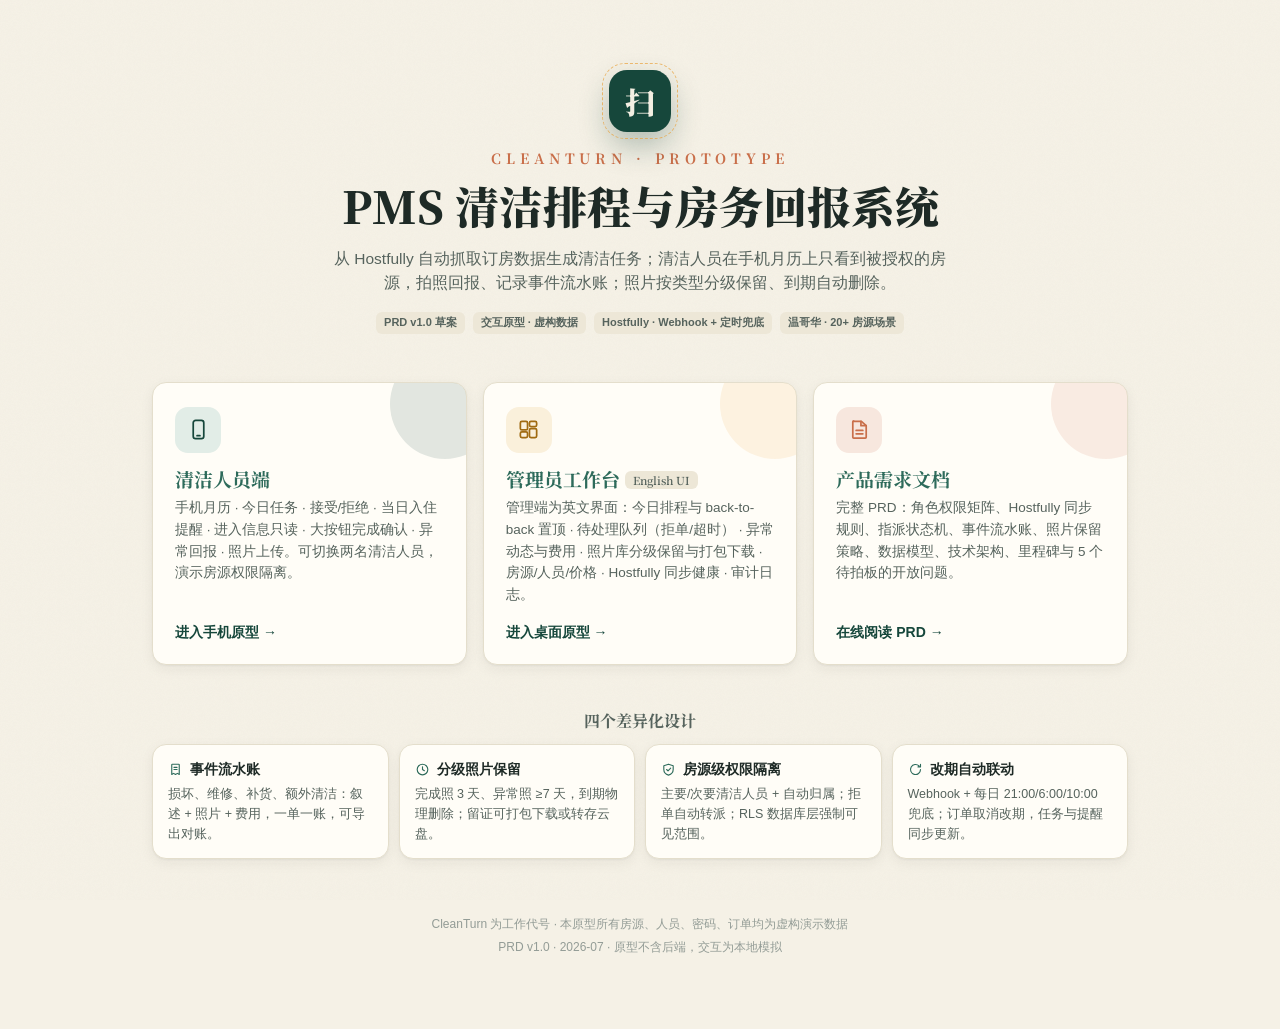
<file: index.html>
<!DOCTYPE html>
<html lang="zh-CN">
<head>
<meta charset="UTF-8">
<meta name="viewport" content="width=device-width, initial-scale=1">
<title>CleanTurn · PMS 清洁排程与房务回报系统 — PRD 与交互原型</title>
<meta name="description" content="短租清洁排程系统的产品需求文档与可交互网页原型（演示数据均为虚构）">
<link rel="preconnect" href="https://fonts.googleapis.com">
<link rel="preconnect" href="https://fonts.gstatic.com" crossorigin>
<link href="https://fonts.googleapis.com/css2?family=Noto+Serif+SC:wght@600;700;900&display=swap" rel="stylesheet">
<link rel="stylesheet" href="assets/styles.css">
<style>
  .wrap { position: relative; z-index: 1; max-width: 1020px; margin: 0 auto; padding: 40px 22px 70px; }
  .hero { text-align: center; padding: 30px 0 40px; }
  .hero .mark {
    width: 62px; height: 62px; border-radius: 18px; background: var(--spruce); color: #F3EFE2;
    display: inline-flex; align-items: center; justify-content: center;
    font-family: var(--font-display); font-weight: 900; font-size: 30px;
    box-shadow: 0 14px 30px rgba(22,71,59,.3); margin-bottom: 18px;
    position: relative;
  }
  .hero .mark::after {
    content: ""; position: absolute; inset: -7px; border-radius: 23px;
    border: 1.5px dashed var(--amber); opacity: .7;
  }
  .hero h1 { font-size: clamp(30px, 5vw, 44px); font-weight: 900; line-height: 1.25; }
  .hero h1 .en { display: block; font-size: 14px; letter-spacing: .35em; color: var(--clay); font-weight: 700; margin-bottom: 10px; }
  .hero p.lead { max-width: 620px; margin: 14px auto 0; color: var(--ink-2); font-size: 15.5px; }
  .hero .meta { margin-top: 16px; display: flex; gap: 8px; justify-content: center; flex-wrap: wrap; }

  .doors { display: grid; grid-template-columns: repeat(3, 1fr); gap: 16px; margin-top: 8px; }
  @media (max-width: 860px) { .doors { grid-template-columns: 1fr; } }
  .door { display: flex; flex-direction: column; padding: 24px 22px 20px; position: relative; overflow: hidden; transition: transform .18s, box-shadow .18s; }
  .door:hover { transform: translateY(-3px); box-shadow: var(--shadow-2); }
  .door .d-ico { width: 46px; height: 46px; border-radius: 13px; display: flex; align-items: center; justify-content: center; margin-bottom: 14px; }
  .door .d-ico .icon { width: 23px; height: 23px; }
  .door h2 { font-size: 19px; margin-bottom: 6px; }
  .door p { font-size: 13.5px; color: var(--ink-2); flex: 1; }
  .door .go { margin-top: 16px; display: inline-flex; align-items: center; gap: 6px; font-weight: 700; font-size: 14px; color: var(--spruce); }
  .door::after { content: ""; position: absolute; right: -34px; top: -34px; width: 110px; height: 110px; border-radius: 50%; opacity: .12; }
  .door-cleaner .d-ico { background: var(--spruce-soft); color: var(--spruce); }
  .door-cleaner::after { background: var(--spruce); }
  .door-admin .d-ico { background: var(--amber-soft); color: #A06B12; }
  .door-admin::after { background: var(--amber); }
  .door-prd .d-ico { background: var(--clay-soft); color: var(--clay); }
  .door-prd::after { background: var(--clay); }

  .strip { margin-top: 46px; }
  .strip h3 { font-size: 16px; margin-bottom: 12px; text-align: center; color: var(--ink-2); }
  .feat-grid { display: grid; grid-template-columns: repeat(4, 1fr); gap: 10px; }
  @media (max-width: 860px) { .feat-grid { grid-template-columns: repeat(2, 1fr); } }
  .feat { padding: 14px 15px; font-size: 12.5px; color: var(--ink-2); }
  .feat b { display: flex; align-items: center; gap: 7px; font-size: 13.5px; color: var(--ink); margin-bottom: 4px; }
  .feat b .icon { width: 15px; height: 15px; color: var(--spruce-mid); }

  footer { text-align: center; margin-top: 54px; font-size: 12px; color: var(--ink-3); line-height: 1.9; }
</style>
</head>
<body>
<div class="wrap">
  <div class="hero rise">
    <div class="mark">扫</div>
    <h1><span class="en">CLEANTURN · PROTOTYPE</span>PMS 清洁排程与房务回报系统</h1>
    <p class="lead">从 Hostfully 自动抓取订房数据生成清洁任务；清洁人员在手机月历上只看到被授权的房源，拍照回报、记录事件流水账；照片按类型分级保留、到期自动删除。</p>
    <div class="meta">
      <span class="tag">PRD v1.0 草案</span>
      <span class="tag">交互原型 · 虚构数据</span>
      <span class="tag">Hostfully · Webhook + 定时兜底</span>
      <span class="tag">温哥华 · 20+ 房源场景</span>
    </div>
  </div>

  <div class="doors">
    <a class="card door door-cleaner rise rise-1" href="cleaner.html">
      <span class="d-ico"><svg class="icon" viewBox="0 0 24 24" fill="none" stroke="currentColor" stroke-width="1.8" stroke-linecap="round" stroke-linejoin="round"><rect x="6.5" y="2.5" width="11" height="19" rx="2.5"/><path d="M10.5 18.5h3"/></svg></span>
      <h2>清洁人员端</h2>
      <p>手机月历 · 今日任务 · 接受/拒绝 · 当日入住提醒 · 进入信息只读 · 大按钮完成确认 · 异常回报 · 照片上传。可切换两名清洁人员，演示房源权限隔离。</p>
      <span class="go">进入手机原型 →</span>
    </a>
    <a class="card door door-admin rise rise-2" href="admin.html">
      <span class="d-ico"><svg class="icon" viewBox="0 0 24 24" fill="none" stroke="currentColor" stroke-width="1.8" stroke-linecap="round" stroke-linejoin="round"><rect x="3.5" y="3.5" width="7.5" height="9" rx="1.6"/><rect x="13" y="3.5" width="7.5" height="5.5" rx="1.6"/><rect x="13" y="11" width="7.5" height="9.5" rx="1.6"/><rect x="3.5" y="14.5" width="7.5" height="6" rx="1.6"/></svg></span>
      <h2>管理员工作台 <span class="tag" style="vertical-align:2px">English UI</span></h2>
      <p>管理端为英文界面：今日排程与 back-to-back 置顶 · 待处理队列（拒单/超时） · 异常动态与费用 · 照片库分级保留与打包下载 · 房源/人员/价格 · Hostfully 同步健康 · 审计日志。</p>
      <span class="go">进入桌面原型 →</span>
    </a>
    <a class="card door door-prd rise rise-3" href="prd.html">
      <span class="d-ico"><svg class="icon" viewBox="0 0 24 24" fill="none" stroke="currentColor" stroke-width="1.8" stroke-linecap="round" stroke-linejoin="round"><path d="M6 3.5h8L19 8v12a1 1 0 0 1-1 1H6a1 1 0 0 1-1-1v-16a1 1 0 0 1 1-1Z"/><path d="M13.5 3.5V8H19M8.5 13h7M8.5 16.5h7"/></svg></span>
      <h2>产品需求文档</h2>
      <p>完整 PRD：角色权限矩阵、Hostfully 同步规则、指派状态机、事件流水账、照片保留策略、数据模型、技术架构、里程碑与 5 个待拍板的开放问题。</p>
      <span class="go">在线阅读 PRD →</span>
    </a>
  </div>

  <div class="strip rise rise-4">
    <h3>四个差异化设计</h3>
    <div class="feat-grid">
      <div class="card feat"><b><svg class="icon" viewBox="0 0 24 24" fill="none" stroke="currentColor" stroke-width="1.8" stroke-linecap="round" stroke-linejoin="round"><path d="M7 3.5h10a1 1 0 0 1 1 1V20l-3-1.8L12 20l-3-1.8L6 20V4.5a1 1 0 0 1 1-1Z"/><path d="M9.5 8.5h5M9.5 12h5"/></svg>事件流水账</b>损坏、维修、补货、额外清洁：叙述 + 照片 + 费用，一单一账，可导出对账。</div>
      <div class="card feat"><b><svg class="icon" viewBox="0 0 24 24" fill="none" stroke="currentColor" stroke-width="1.8" stroke-linecap="round" stroke-linejoin="round"><circle cx="12" cy="12" r="8.5"/><path d="M12 7.5V12l3 2"/></svg>分级照片保留</b>完成照 3 天、异常照 ≥7 天，到期物理删除；留证可打包下载或转存云盘。</div>
      <div class="card feat"><b><svg class="icon" viewBox="0 0 24 24" fill="none" stroke="currentColor" stroke-width="1.8" stroke-linecap="round" stroke-linejoin="round"><path d="M12 3.5 19.5 6v6c0 4.6-3.1 7.6-7.5 9-4.4-1.4-7.5-4.4-7.5-9V6Z"/><path d="M9 12l2.2 2.2L15.5 9.8"/></svg>房源级权限隔离</b>主要/次要清洁人员 + 自动归属；拒单自动转派；RLS 数据库层强制可见范围。</div>
      <div class="card feat"><b><svg class="icon" viewBox="0 0 24 24" fill="none" stroke="currentColor" stroke-width="1.8" stroke-linecap="round" stroke-linejoin="round"><path d="M20 12a8 8 0 1 1-2.3-5.6M20 3.8v4h-4"/></svg>改期自动联动</b>Webhook + 每日 21:00/6:00/10:00 兜底；订单取消改期，任务与提醒同步更新。</div>
    </div>
  </div>

  <footer>
    CleanTurn 为工作代号 · 本原型所有房源、人员、密码、订单均为虚构演示数据<br>
    PRD v1.0 · 2026-07 · 原型不含后端，交互为本地模拟
  </footer>
</div>
</body>
</html>
</file>
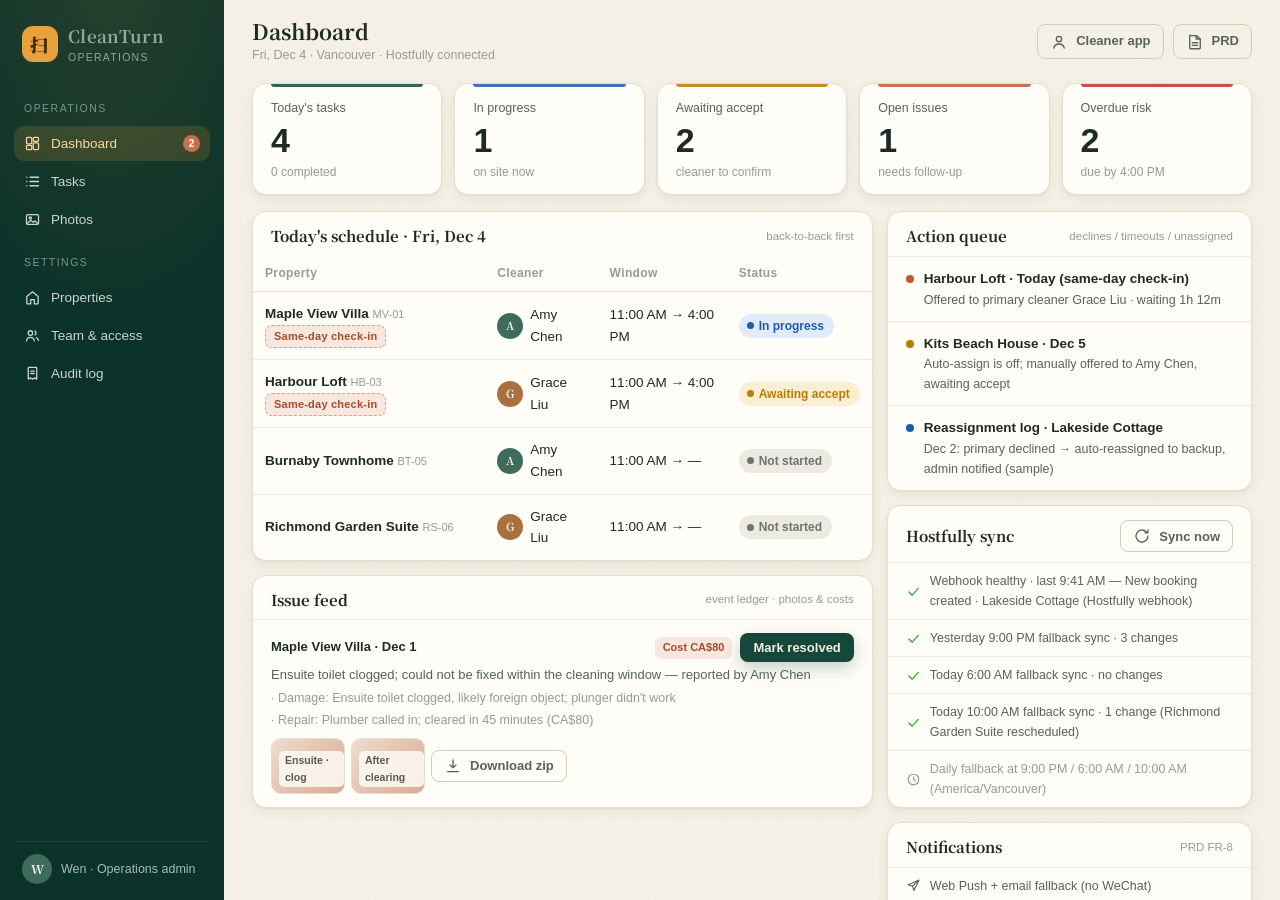
<file: admin.html>
<!DOCTYPE html>
<html lang="en">
<head>
<meta charset="UTF-8">
<meta name="viewport" content="width=device-width, initial-scale=1">
<title>CleanTurn · Admin Console Prototype</title>
<link rel="preconnect" href="https://fonts.googleapis.com">
<link rel="preconnect" href="https://fonts.gstatic.com" crossorigin>
<link href="https://fonts.googleapis.com/css2?family=Noto+Serif+SC:wght@600;700;900&display=swap" rel="stylesheet">
<link rel="stylesheet" href="assets/styles.css">
<style>
  body { overflow: hidden; }
  .layout { position: relative; z-index: 1; display: flex; height: 100vh; }

  /* ---------- 侧栏 ---------- */
  .side {
    width: 224px; flex: none; background: var(--spruce-deep); color: #C9D6CE;
    display: flex; flex-direction: column; padding: 22px 14px 16px;
    background-image: radial-gradient(ellipse 90% 40% at 50% -5%, rgba(232,161,60,.12), transparent);
  }
  .side .brand { display: flex; align-items: center; gap: 10px; padding: 0 8px 20px; color: #F3EFE2; }
  .side .brand .logo { width: 36px; height: 36px; border-radius: 11px; background: var(--amber); color: #3A2A0A; display: flex; align-items: center; justify-content: center; font-family: var(--font-display); font-weight: 900; font-size: 18px; }
  .side .brand b { font-family: var(--font-display); font-size: 17px; letter-spacing: .02em; }
  .side .brand span { display: block; font-size: 10.5px; color: #8FA69B; letter-spacing: .12em; }
  .side nav { display: flex; flex-direction: column; gap: 3px; flex: 1; }
  .side nav .group { font-size: 10.5px; letter-spacing: .14em; color: #7A948A; padding: 14px 10px 6px; }
  .side nav button {
    display: flex; align-items: center; gap: 10px; padding: 9px 10px;
    border-radius: 10px; font-size: 13.5px; font-weight: 500; color: #C9D6CE;
    transition: background .12s, color .12s; text-align: left;
  }
  .side nav button:hover { background: rgba(255,255,255,.06); color: #F3EFE2; }
  .side nav button.on { background: rgba(232,161,60,.16); color: #F6D9A6; }
  .side nav button .icon { width: 17px; height: 17px; }
  .side nav button .pill { margin-left: auto; background: var(--clay); color: #fff; font-size: 10px; font-weight: 700; min-width: 17px; height: 17px; border-radius: 999px; display: flex; align-items: center; justify-content: center; padding: 0 5px; }
  .side .foot { padding: 12px 8px 0; border-top: 1px solid rgba(255,255,255,.08); display: flex; align-items: center; gap: 9px; font-size: 12.5px; color: #A8BAB0; }
  .side .foot .avatar { width: 30px; height: 30px; font-size: 12px; background: #3D6B5C; }

  /* ---------- 主区 ---------- */
  .main { flex: 1; min-width: 0; display: flex; flex-direction: column; }
  .topbar { padding: 18px 28px 14px; display: flex; align-items: center; justify-content: space-between; gap: 14px; }
  .topbar h1 { font-size: 21px; }
  .topbar .sub { font-size: 12.5px; color: var(--ink-3); }
  .topbar .right { display: flex; align-items: center; gap: 9px; }
  .content { flex: 1; overflow-y: auto; padding: 4px 28px 40px; }

  .kpi-row { display: grid; grid-template-columns: repeat(5, 1fr); gap: 12px; margin-bottom: 16px; }
  @media (max-width: 1100px) { .kpi-row { grid-template-columns: repeat(3, 1fr); } }

  .grid-2 { display: grid; grid-template-columns: 1.7fr 1fr; gap: 14px; align-items: start; }
  @media (max-width: 1100px) { .grid-2 { grid-template-columns: 1fr; } }

  .panel-h { display: flex; align-items: center; justify-content: space-between; padding: 14px 18px 10px; }
  .panel-h h2 { font-size: 15px; }
  .panel-h .hint { font-size: 11.5px; color: var(--ink-3); }

  .queue-item { display: flex; gap: 10px; padding: 11px 18px; border-top: 1px solid #F0EBDD; font-size: 13px; align-items: flex-start; }
  .queue-item .q-dot { width: 8px; height: 8px; border-radius: 50%; margin-top: 7px; flex: none; }
  .q-serious .q-dot { background: var(--st-serious); } .q-warn .q-dot { background: var(--st-warn); } .q-info .q-dot { background: var(--st-info); }
  .queue-item b { font-size: 13.5px; }
  .queue-item p { color: var(--ink-2); font-size: 12.5px; }

  .issue-card { border-top: 1px solid #F0EBDD; padding: 13px 18px; font-size: 13px; }
  .issue-card .ic-head { display: flex; justify-content: space-between; align-items: center; gap: 8px; }
  .issue-photos { display: flex; gap: 6px; margin-top: 8px; }
  .issue-photos .photo { width: 74px; aspect-ratio: 4/3; }

  .sync-row { display: flex; align-items: center; gap: 9px; padding: 8px 18px; font-size: 12.5px; border-top: 1px solid #F0EBDD; color: var(--ink-2); }
  .sync-row .ok { color: var(--st-good); display: flex; }
  .sync-row .icon { width: 15px; height: 15px; }

  .filter-row { display: flex; gap: 8px; margin-bottom: 12px; flex-wrap: wrap; }
  .filter-row .fbtn { padding: 6px 14px; border-radius: 999px; border: 1px solid var(--line-strong); font-size: 12.5px; font-weight: 600; color: var(--ink-2); background: var(--card); }
  .filter-row .fbtn.on { background: var(--spruce); border-color: var(--spruce); color: #F3EFE2; }

  /* 房源详情侧滑 */
  .drawer-mask { position: fixed; inset: 0; z-index: 80; background: rgba(20,30,26,.4); animation: fadeIn .18s; }
  .drawer { position: fixed; top: 0; right: 0; bottom: 0; width: 470px; max-width: 94vw; background: var(--bg); z-index: 85; box-shadow: -18px 0 50px rgba(20,30,26,.25); animation: drawerIn .28s cubic-bezier(.2,.85,.3,1); display: flex; flex-direction: column; }
  @keyframes drawerIn { from { transform: translateX(100%); } to { transform: none; } }
  .drawer .d-head { padding: 20px 22px 12px; display: flex; align-items: center; gap: 10px; }
  .drawer .d-head h2 { font-size: 18px; flex: 1; }
  .drawer .d-body { flex: 1; overflow-y: auto; padding: 0 22px 30px; }
  .d-tabs { display: flex; gap: 4px; background: var(--bg-deep); border-radius: 999px; padding: 4px; margin-bottom: 14px; border: 1px solid var(--line); }
  .d-tabs button { flex: 1; padding: 6px 4px; font-size: 12.5px; font-weight: 600; border-radius: 999px; color: var(--ink-2); }
  .d-tabs button.on { background: var(--card-solid); color: var(--ink); box-shadow: var(--shadow-1); }
  .kv { display: flex; justify-content: space-between; padding: 9px 2px; font-size: 13.5px; border-bottom: 1px solid #EFEADB; }
  .kv:last-child { border-bottom: none; }
  .kv .k { color: var(--ink-2); }
  .kv .v { font-weight: 600; }

  .photo-lib { display: grid; grid-template-columns: repeat(auto-fill, minmax(150px, 1fr)); gap: 12px; }
  .plib-card { padding: 9px; }
  .plib-card .photo { margin-bottom: 8px; }
  .plib-meta { font-size: 11.5px; color: var(--ink-2); display: flex; flex-direction: column; gap: 3px; }
  .plib-meta b { font-size: 12.5px; color: var(--ink); }
  .retain { display: inline-flex; align-items: center; gap: 4px; font-size: 10.5px; font-weight: 700; padding: 1px 7px; border-radius: 6px; width: max-content; }
  .retain-ok { background: var(--st-good-bg); color: #0A7A0A; }
  .retain-soon { background: var(--st-warn-bg); color: var(--st-warn); }

  .mobile-note { display: none; }
  @media (max-width: 760px) {
    body { overflow: auto; }
    .layout { flex-direction: column; height: auto; }
    .side { width: 100%; flex-direction: row; align-items: center; padding: 10px 14px; gap: 6px; overflow-x: auto; }
    .side .brand { padding: 0 8px 0 0; }
    .side .brand span, .side nav .group, .side .foot { display: none; }
    .side nav { flex-direction: row; }
    .side nav button span.txt { display: none; }
    .content { padding: 4px 14px 40px; }
    .topbar { padding: 12px 14px 8px; }
    .kpi-row { grid-template-columns: repeat(2, 1fr); }
  }
</style>
</head>
<body>
<div class="layout">
  <aside class="side">
    <a class="brand" href="index.html">
      <span class="logo">扫</span>
      <span><b>CleanTurn</b><span>OPERATIONS</span></span>
    </a>
    <nav id="nav"></nav>
    <div class="foot"><span class="avatar">W</span><span>Wen · Operations admin</span></div>
  </aside>
  <main class="main">
    <div class="topbar" id="topbar"></div>
    <div class="content" id="content"></div>
  </main>
</div>
<script src="assets/data.js"></script>
<script src="assets/admin.js"></script>
</body>
</html>
</file>
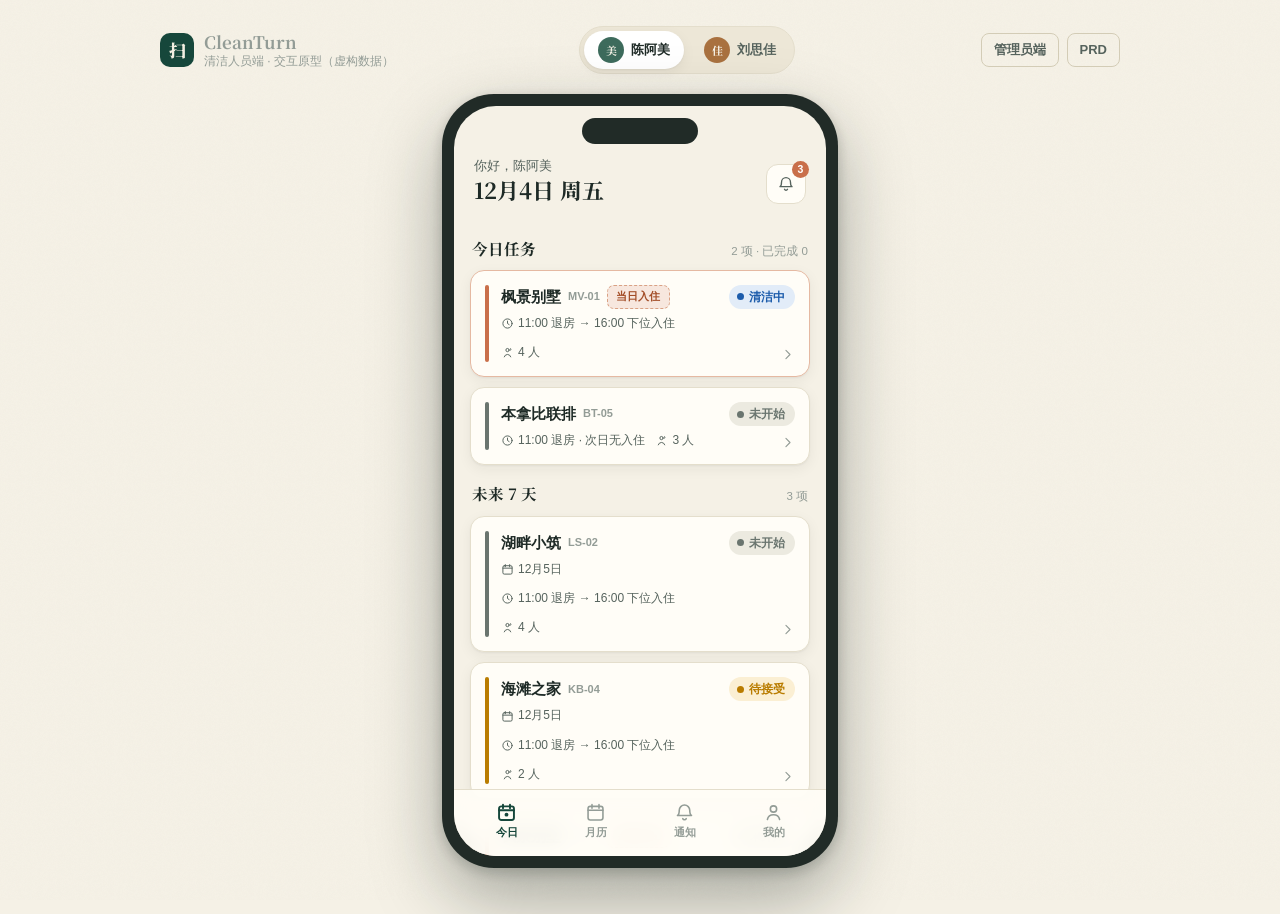
<file: cleaner.html>
<!DOCTYPE html>
<html lang="zh-CN">
<head>
<meta charset="UTF-8">
<meta name="viewport" content="width=device-width, initial-scale=1">
<title>CleanTurn · 清洁人员端原型</title>
<link rel="preconnect" href="https://fonts.googleapis.com">
<link rel="preconnect" href="https://fonts.gstatic.com" crossorigin>
<link href="https://fonts.googleapis.com/css2?family=Noto+Serif+SC:wght@600;700;900&display=swap" rel="stylesheet">
<link rel="stylesheet" href="assets/styles.css">
<style>
  /* ---------- 演示外壳 ---------- */
  .demo-shell { position: relative; z-index: 1; min-height: 100vh; display: flex; flex-direction: column; align-items: center; padding: 26px 16px 46px; }
  .demo-top { width: 100%; max-width: 960px; display: flex; align-items: center; justify-content: space-between; gap: 12px; margin-bottom: 20px; flex-wrap: wrap; }
  .demo-brand { display: flex; align-items: center; gap: 10px; }
  .demo-brand .logo { width: 34px; height: 34px; border-radius: 10px; background: var(--spruce); color: #F3EFE2; display: flex; align-items: center; justify-content: center; font-family: var(--font-display); font-weight: 900; font-size: 17px; }
  .demo-brand b { font-family: var(--font-display); font-size: 17px; }
  .demo-brand span { font-size: 12px; color: var(--ink-3); display: block; line-height: 1.3; }
  .role-switch { display: flex; gap: 6px; background: var(--bg-deep); padding: 4px; border-radius: 999px; border: 1px solid var(--line); }
  .role-switch button { display: flex; align-items: center; gap: 7px; padding: 6px 14px; border-radius: 999px; font-size: 13px; font-weight: 600; color: var(--ink-2); transition: all .15s; }
  .role-switch button.on { background: var(--card-solid); color: var(--ink); box-shadow: var(--shadow-1); }
  .demo-links { display: flex; gap: 8px; }

  /* ---------- 手机框 ---------- */
  .phone { width: 396px; max-width: 100%; background: #212B27; border-radius: 52px; padding: 12px; box-shadow: 0 30px 70px rgba(20,32,27,.35), 0 4px 14px rgba(20,32,27,.2); position: relative; }
  .phone-screen { background: var(--bg); border-radius: 42px; overflow: hidden; height: 812px; max-height: calc(100vh - 150px); min-height: 620px; display: flex; flex-direction: column; position: relative; }
  .notch { position: absolute; top: 12px; left: 50%; transform: translateX(-50%); width: 116px; height: 26px; background: #212B27; border-radius: 999px; z-index: 40; }
  @media (max-width: 520px) {
    .demo-shell { padding: 12px 0 0; }
    .demo-top { padding: 0 14px; }
    .phone { width: 100%; border-radius: 0; padding: 0; box-shadow: none; background: none; }
    .phone-screen { border-radius: 0; max-height: none; height: calc(100vh - 92px); }
    .notch { display: none; }
  }

  /* ---------- App 骨架 ---------- */
  .appbar { padding: 50px 20px 12px; display: flex; align-items: flex-end; justify-content: space-between; }
  .appbar .hello { font-size: 12.5px; color: var(--ink-2); }
  .appbar h1 { font-size: 22px; line-height: 1.25; }
  .bell-btn { position: relative; width: 40px; height: 40px; border-radius: 12px; background: var(--card); border: 1px solid var(--line); display: flex; align-items: center; justify-content: center; color: var(--ink-2); }
  .bell-btn .bubble { position: absolute; top: -4px; right: -4px; min-width: 17px; height: 17px; border-radius: 999px; background: var(--clay); color: #fff; font-size: 10.5px; font-weight: 700; display: flex; align-items: center; justify-content: center; padding: 0 4px; }
  .app-body { flex: 1; overflow-y: auto; padding: 4px 16px 90px; scrollbar-width: none; }
  .app-body::-webkit-scrollbar { display: none; }

  .bottom-nav { position: absolute; left: 0; right: 0; bottom: 0; background: rgba(255,253,247,.92); backdrop-filter: blur(10px); border-top: 1px solid var(--line); display: flex; padding: 8px 8px calc(12px + env(safe-area-inset-bottom)); z-index: 30; }
  .bottom-nav button { flex: 1; display: flex; flex-direction: column; align-items: center; gap: 3px; font-size: 10.5px; font-weight: 600; color: var(--ink-3); padding: 4px 0; border-radius: 10px; }
  .bottom-nav button .icon { width: 21px; height: 21px; }
  .bottom-nav button.on { color: var(--spruce); }
  .bottom-nav button.on .icon { stroke-width: 2.2; }

  .section-h { display: flex; align-items: baseline; justify-content: space-between; margin: 18px 2px 10px; }
  .section-h h2 { font-size: 15.5px; }
  .section-h .hint { font-size: 11.5px; color: var(--ink-3); }

  /* 任务卡片 */
  .task-card { display: flex; gap: 12px; padding: 14px; margin-bottom: 10px; cursor: pointer; transition: transform .12s, box-shadow .12s; position: relative; }
  .task-card:hover { transform: translateY(-1px); box-shadow: var(--shadow-2); }
  .task-card .tc-strip { width: 4px; border-radius: 4px; background: var(--st-neutral); flex: none; }
  .task-card.s-offered .tc-strip { background: var(--st-warn); }
  .task-card.s-in_progress .tc-strip { background: var(--st-info); }
  .task-card.s-completed .tc-strip { background: var(--st-good); }
  .task-card.s-issue .tc-strip { background: var(--st-serious); }
  .task-card.urgent { border-color: #E5B9A2; }
  .task-card.urgent .tc-strip { background: var(--clay); animation: pulseRing 2s infinite; }
  .tc-main { flex: 1; min-width: 0; }
  .tc-title { display: flex; align-items: center; gap: 7px; flex-wrap: wrap; }
  .tc-title b { font-size: 15px; }
  .tc-title .code { font-size: 11px; color: var(--ink-3); font-weight: 600; }
  .tc-meta { display: flex; align-items: center; gap: 10px; font-size: 12px; color: var(--ink-2); margin-top: 5px; flex-wrap: wrap; }
  .tc-meta .icon { width: 13px; height: 13px; }
  .tc-meta span { display: inline-flex; align-items: center; gap: 4px; }
  .tc-right { display: flex; flex-direction: column; align-items: flex-end; justify-content: space-between; gap: 6px; flex: none; }

  /* 月历 */
  .cal-head { display: flex; align-items: center; justify-content: space-between; margin: 6px 2px 10px; }
  .cal-head h2 { font-size: 17px; }
  .cal-nav { display: flex; gap: 6px; }
  .cal-nav button { width: 32px; height: 32px; border-radius: 9px; border: 1px solid var(--line); background: var(--card); color: var(--ink-2); display: flex; align-items: center; justify-content: center; }
  .cal-grid { display: grid; grid-template-columns: repeat(7, 1fr); gap: 4px; }
  .cal-dow { text-align: center; font-size: 10.5px; color: var(--ink-3); font-weight: 600; padding: 4px 0; }
  .cal-cell { aspect-ratio: 1/1.06; border-radius: 11px; display: flex; flex-direction: column; align-items: center; justify-content: center; gap: 2px; font-size: 13px; cursor: pointer; border: 1px solid transparent; position: relative; transition: background .12s; }
  .cal-cell:hover { background: var(--bg-deep); }
  .cal-cell.dim { color: var(--ink-3); opacity: .45; }
  .cal-cell.today { border-color: var(--spruce-mid); font-weight: 700; }
  .cal-cell.sel { background: var(--spruce); color: #F3EFE2; }
  .cal-cell .cnt { min-width: 17px; height: 17px; border-radius: 999px; background: var(--spruce-soft); color: var(--spruce); font-size: 10px; font-weight: 700; display: flex; align-items: center; justify-content: center; padding: 0 4px; }
  .cal-cell.sel .cnt { background: rgba(243,239,226,.25); color: #F3EFE2; }
  .cal-cell .cnt.has-urgent { background: var(--clay-soft); color: #A34E28; }
  .cal-cell.sel .cnt.has-urgent { background: rgba(255,255,255,.28); color: #FFE9DC; }

  /* 任务详情页 */
  .task-page { position: absolute; inset: 0; background: var(--bg); z-index: 35; display: flex; flex-direction: column; animation: slideIn .26s cubic-bezier(.2,.8,.25,1); }
  @keyframes slideIn { from { transform: translateX(100%); } to { transform: none; } }
  .tp-bar { padding: 50px 16px 10px; display: flex; align-items: center; gap: 10px; }
  .tp-bar .back { width: 36px; height: 36px; border-radius: 10px; background: var(--card); border: 1px solid var(--line); display: flex; align-items: center; justify-content: center; color: var(--ink-2); flex: none; }
  .tp-bar h2 { font-size: 17px; flex: 1; white-space: nowrap; overflow: hidden; text-overflow: ellipsis; }
  .tp-body { flex: 1; overflow-y: auto; padding: 2px 16px 30px; scrollbar-width: none; }
  .tp-body::-webkit-scrollbar { display: none; }

  .banner { display: flex; gap: 9px; align-items: flex-start; padding: 11px 13px; border-radius: 12px; font-size: 12.5px; margin-bottom: 10px; line-height: 1.55; }
  .banner .icon { width: 16px; height: 16px; margin-top: 2px; flex: none; }
  .banner-urgent { background: var(--clay-soft); color: #8A431F; border: 1px dashed #DDA483; }
  .banner-change { background: var(--st-info-bg); color: var(--st-info); border: 1px dashed #A9C6E8; }
  .banner-issue { background: var(--st-serious-bg); color: var(--st-serious); border: 1px dashed #E0B49E; }

  .info-grid { display: grid; grid-template-columns: 1fr 1fr; gap: 8px; margin-bottom: 10px; }
  .info-cell { background: var(--card); border: 1px solid var(--line); border-radius: 12px; padding: 10px 12px; }
  .info-cell .k { font-size: 11px; color: var(--ink-3); display: flex; align-items: center; gap: 4px; }
  .info-cell .k .icon { width: 12px; height: 12px; }
  .info-cell .v { font-size: 14px; font-weight: 650; margin-top: 2px; }
  .info-cell .v small { font-size: 11px; color: var(--ink-3); font-weight: 500; }

  .access-box { margin-bottom: 10px; }
  .access-box .head { display: flex; align-items: center; justify-content: space-between; padding: 12px 14px; cursor: pointer; }
  .access-box .head b { font-size: 13.5px; display: flex; align-items: center; gap: 7px; }
  .access-rows { border-top: 1px dashed var(--line); padding: 8px 14px 12px; display: none; }
  .access-box.open .access-rows { display: block; }
  .access-row { display: flex; justify-content: space-between; align-items: center; padding: 6px 0; font-size: 13px; border-bottom: 1px solid #F0EBDD; }
  .access-row:last-child { border-bottom: none; }
  .access-row .ak { color: var(--ink-2); display: flex; align-items: center; gap: 6px; }
  .access-row .ak .icon { width: 14px; height: 14px; }
  .access-row .av { font-weight: 650; font-variant-numeric: tabular-nums; }
  .readonly-note { font-size: 11px; color: var(--ink-3); margin-top: 6px; }

  .photo-grid { display: grid; grid-template-columns: repeat(3, 1fr); gap: 8px; }
  .photo-add { aspect-ratio: 4/3; border: 1.5px dashed var(--line-strong); border-radius: 10px; display: flex; flex-direction: column; align-items: center; justify-content: center; gap: 4px; color: var(--ink-3); font-size: 11px; cursor: pointer; transition: all .15s; }
  .photo-add:hover { border-color: var(--spruce-mid); color: var(--spruce-mid); background: var(--spruce-soft); }

  .event-item { display: flex; gap: 10px; padding: 11px 0; border-bottom: 1px solid #F0EBDD; }
  .event-item:last-child { border-bottom: none; }
  .event-item .ev-ico { width: 30px; height: 30px; border-radius: 9px; background: var(--bg-deep); color: var(--ink-2); display: flex; align-items: center; justify-content: center; flex: none; }
  .event-item .ev-ico .icon { width: 15px; height: 15px; }
  .ev-main { flex: 1; min-width: 0; font-size: 13px; }
  .ev-main .ev-top { display: flex; justify-content: space-between; gap: 8px; }
  .ev-main .ev-cost { font-weight: 700; color: var(--clay); white-space: nowrap; font-variant-numeric: tabular-nums; }
  .ev-main .ev-sub { color: var(--ink-3); font-size: 11px; margin-top: 2px; }

  .action-zone { position: sticky; bottom: 0; margin: 14px -16px -30px; padding: 12px 16px calc(16px + env(safe-area-inset-bottom)); background: linear-gradient(to top, var(--bg) 75%, transparent); display: flex; flex-direction: column; gap: 9px; }
  .btn-complete { background: var(--spruce); color: #F3EFE2; animation: pulseRing 2.4s infinite; }
  .action-row { display: flex; gap: 9px; }
  .action-row .btn { flex: 1; }

  /* 底部表单 */
  .sheet-mask { position: absolute; inset: 0; background: rgba(20,30,26,.4); z-index: 50; display: flex; align-items: flex-end; animation: fadeIn .2s; }
  .sheet { background: var(--card-solid); width: 100%; border-radius: 22px 22px 0 0; padding: 14px 18px calc(20px + env(safe-area-inset-bottom)); animation: sheetUp .3s cubic-bezier(.2,.85,.3,1); max-height: 86%; overflow-y: auto; }
  .sheet .grip { width: 40px; height: 4px; border-radius: 4px; background: var(--line-strong); margin: 0 auto 12px; }
  .sheet h3 { font-size: 16.5px; margin-bottom: 12px; }

  .notif-item { display: flex; gap: 11px; padding: 13px 14px; margin-bottom: 9px; }
  .notif-item .n-ico { width: 34px; height: 34px; border-radius: 10px; display: flex; align-items: center; justify-content: center; flex: none; }
  .notif-item .n-ico .icon { width: 17px; height: 17px; }
  .n-task   { background: var(--st-warn-bg); color: var(--st-warn); }
  .n-change { background: var(--st-info-bg); color: var(--st-info); }
  .n-issue  { background: var(--st-serious-bg); color: var(--st-serious); }
  .n-remind { background: var(--spruce-soft); color: var(--spruce); }
  .n-main { flex: 1; font-size: 13px; }
  .n-main b { font-size: 13.5px; }
  .n-main p { color: var(--ink-2); font-size: 12.5px; margin-top: 1px; }
  .n-time { font-size: 11px; color: var(--ink-3); white-space: nowrap; }

  .profile-head { display: flex; align-items: center; gap: 14px; padding: 18px 16px; }
  .profile-head .avatar { width: 54px; height: 54px; font-size: 20px; }
  .stat-row { display: grid; grid-template-columns: repeat(3, 1fr); gap: 8px; margin-top: 12px; }
  .stat-cell { text-align: center; padding: 12px 6px; }
  .stat-cell b { font-size: 21px; display: block; font-weight: 650; }
  .stat-cell span { font-size: 11px; color: var(--ink-3); }
  .prop-row { display: flex; align-items: center; gap: 11px; padding: 12px 14px; border-bottom: 1px solid #F0EBDD; font-size: 13.5px; }
  .prop-row:last-child { border-bottom: none; }
  .prop-row .pr-ico { width: 32px; height: 32px; border-radius: 9px; background: var(--spruce-soft); color: var(--spruce); display: flex; align-items: center; justify-content: center; flex: none; }
  .prop-row .pr-ico .icon { width: 16px; height: 16px; }
</style>
</head>
<body>
<div class="demo-shell">
  <div class="demo-top">
    <a class="demo-brand" href="index.html">
      <span class="logo">扫</span>
      <span><b>CleanTurn</b><span>清洁人员端 · 交互原型（虚构数据）</span></span>
    </a>
    <div class="role-switch" id="roleSwitch" title="演示权限隔离：切换人员只看到各自房源"></div>
    <div class="demo-links">
      <a class="btn btn-ghost btn-sm" href="admin.html">管理员端</a>
      <a class="btn btn-ghost btn-sm" href="prd.html">PRD</a>
    </div>
  </div>

  <div class="phone">
    <div class="phone-screen">
      <div class="notch"></div>
      <div id="app"></div>
    </div>
  </div>
</div>
<script src="assets/data.js"></script>
<script src="assets/cleaner.js"></script>
</body>
</html>
</file>
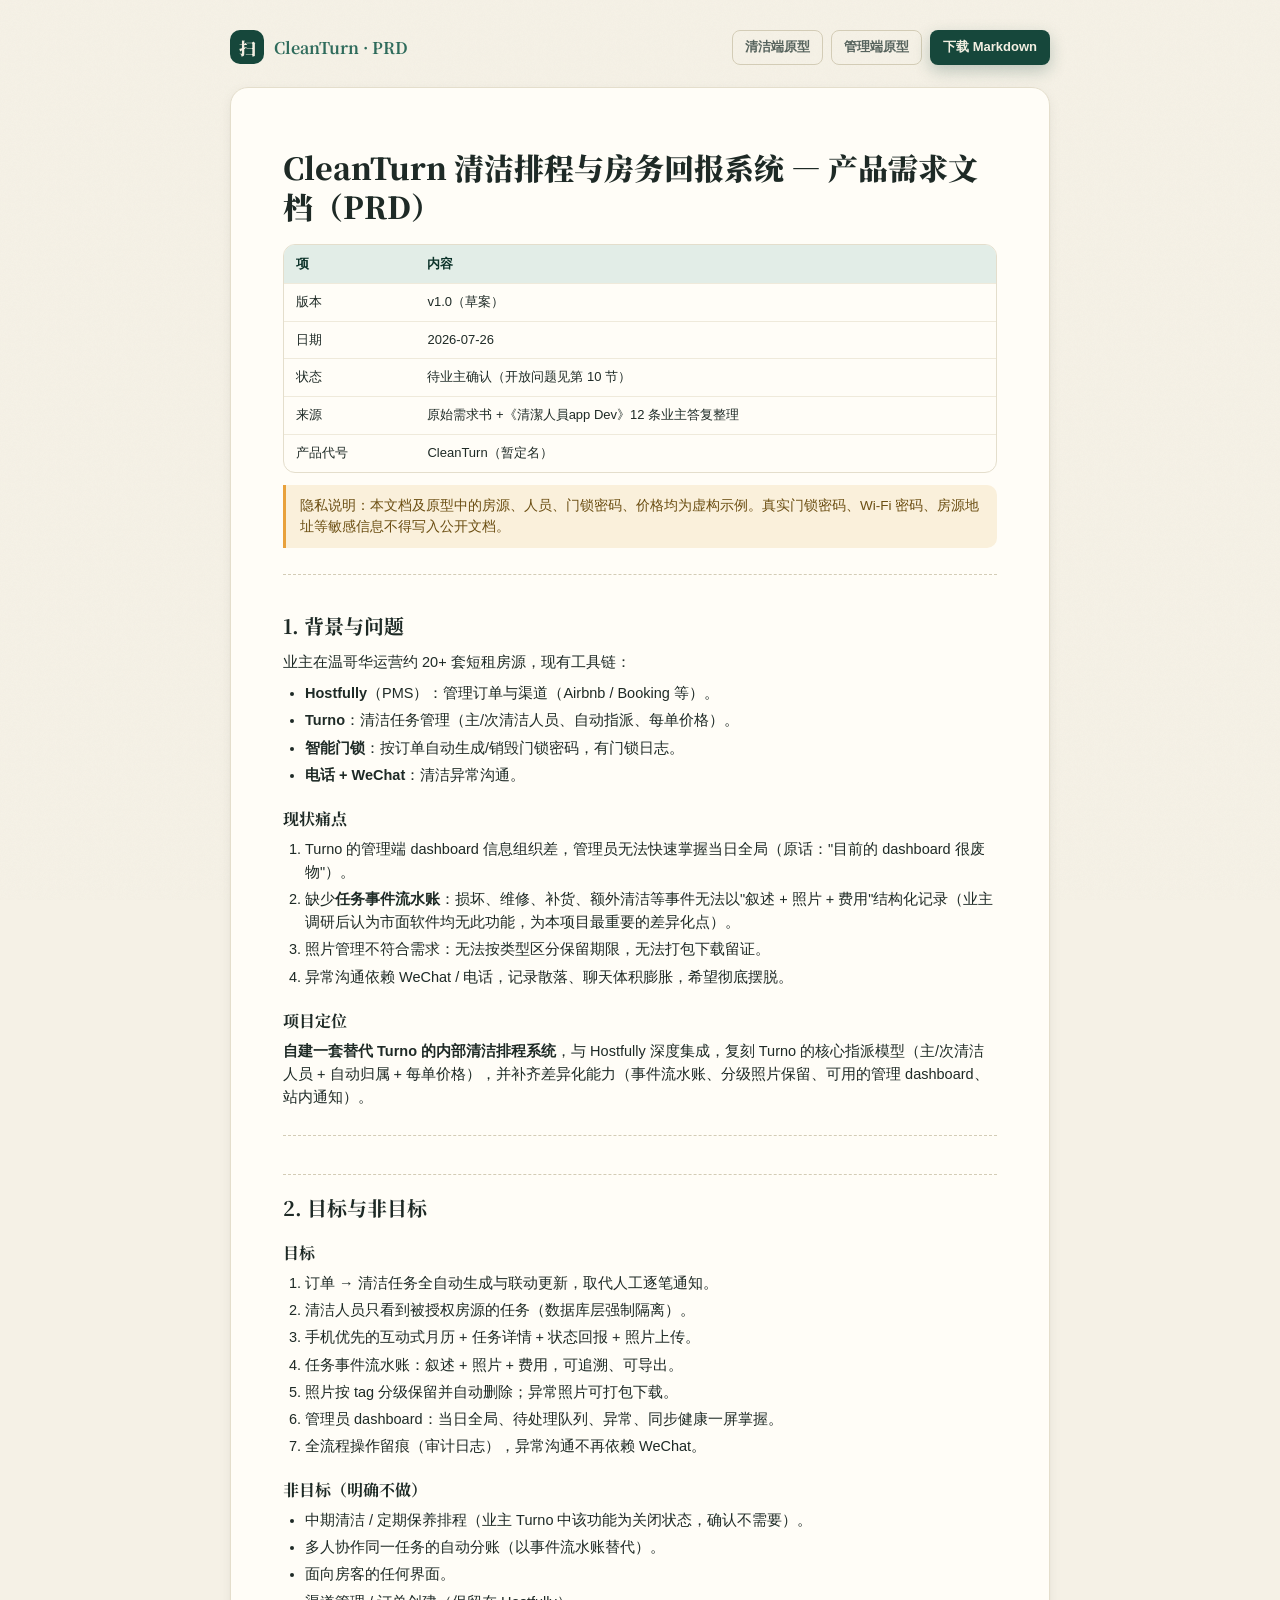
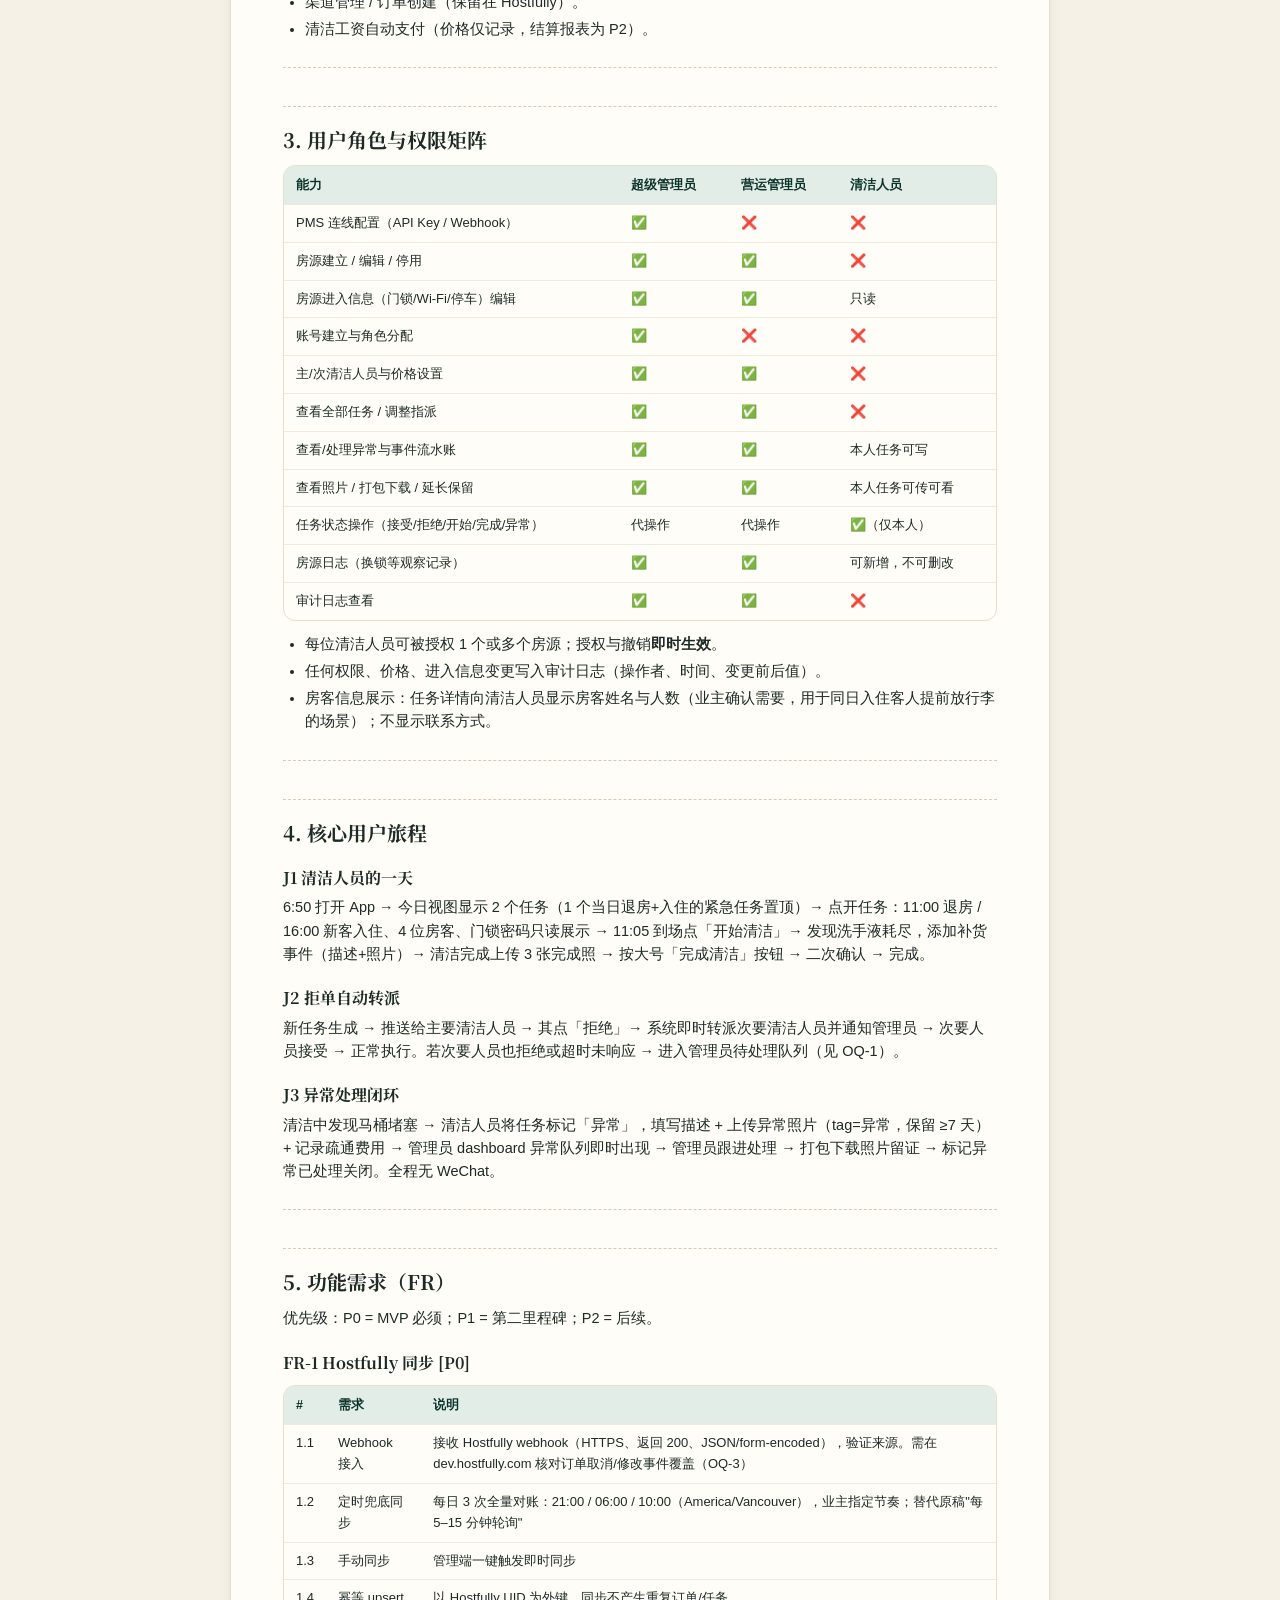
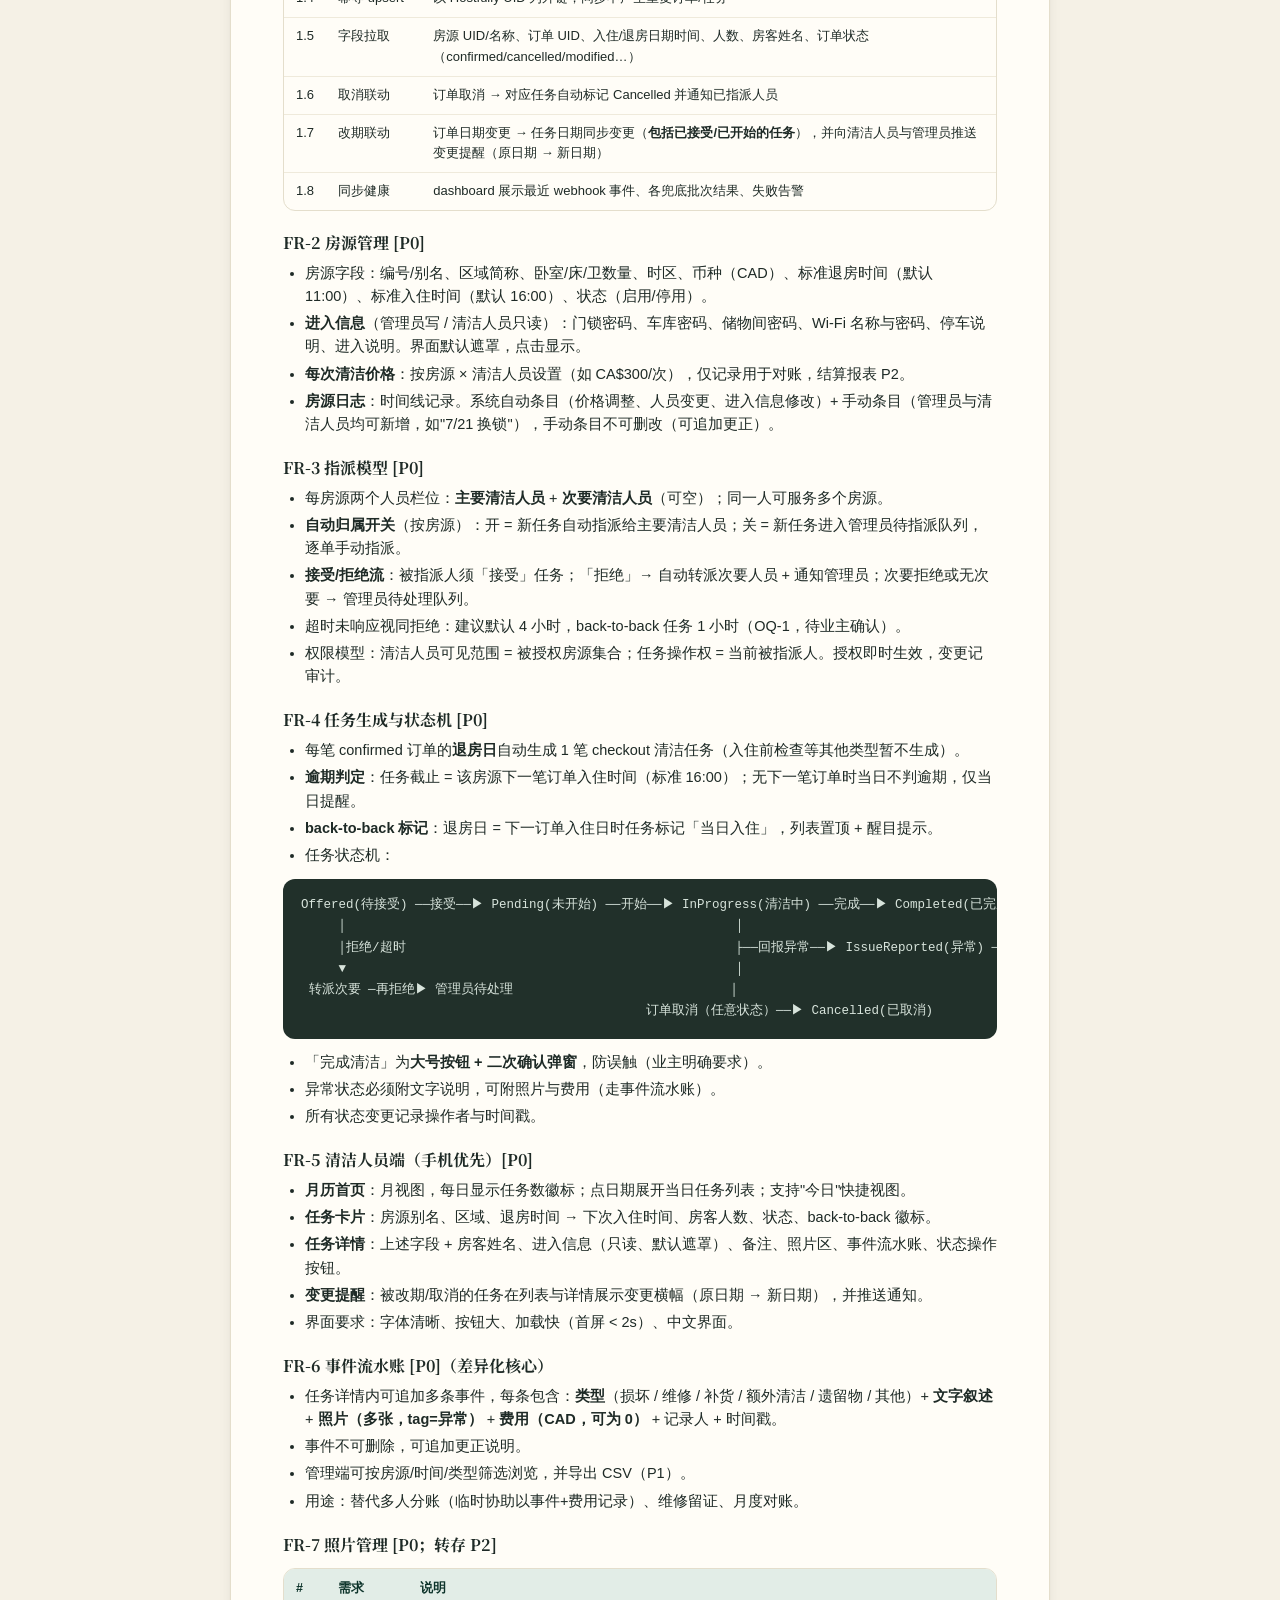
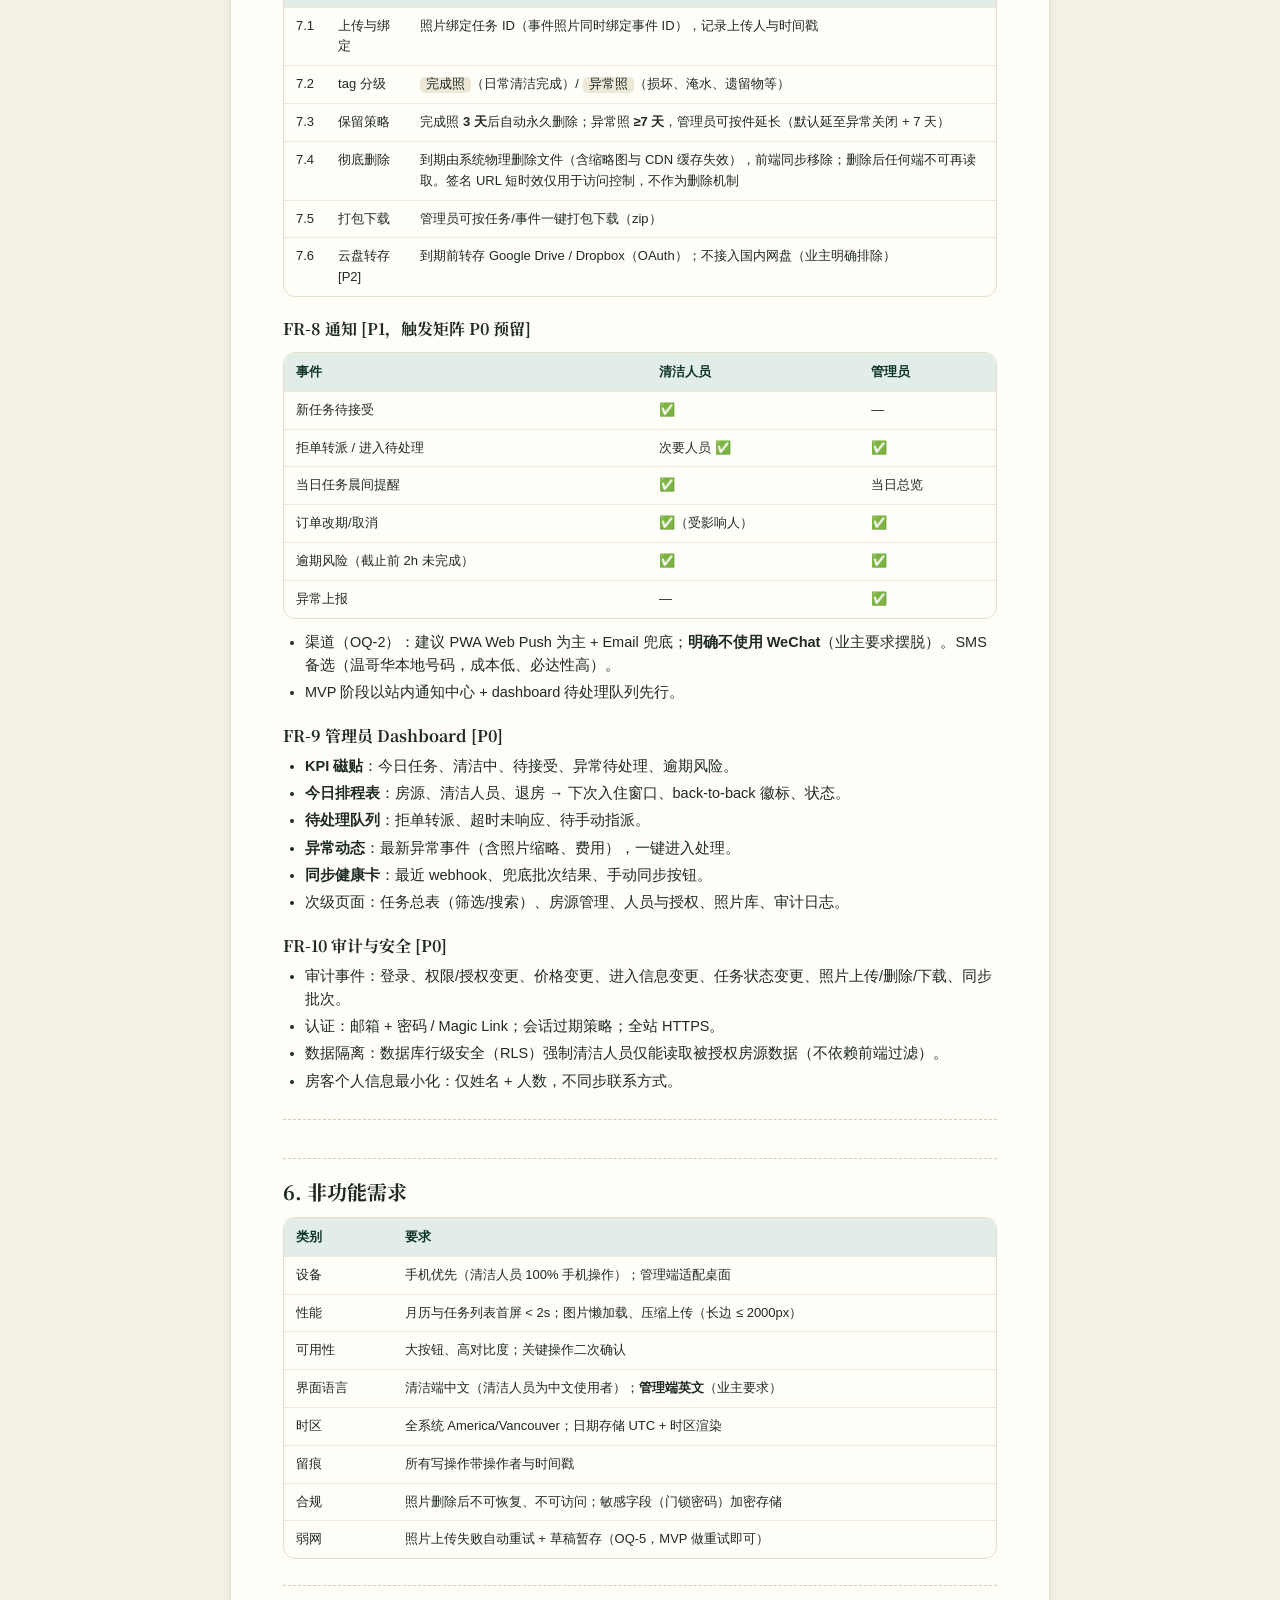
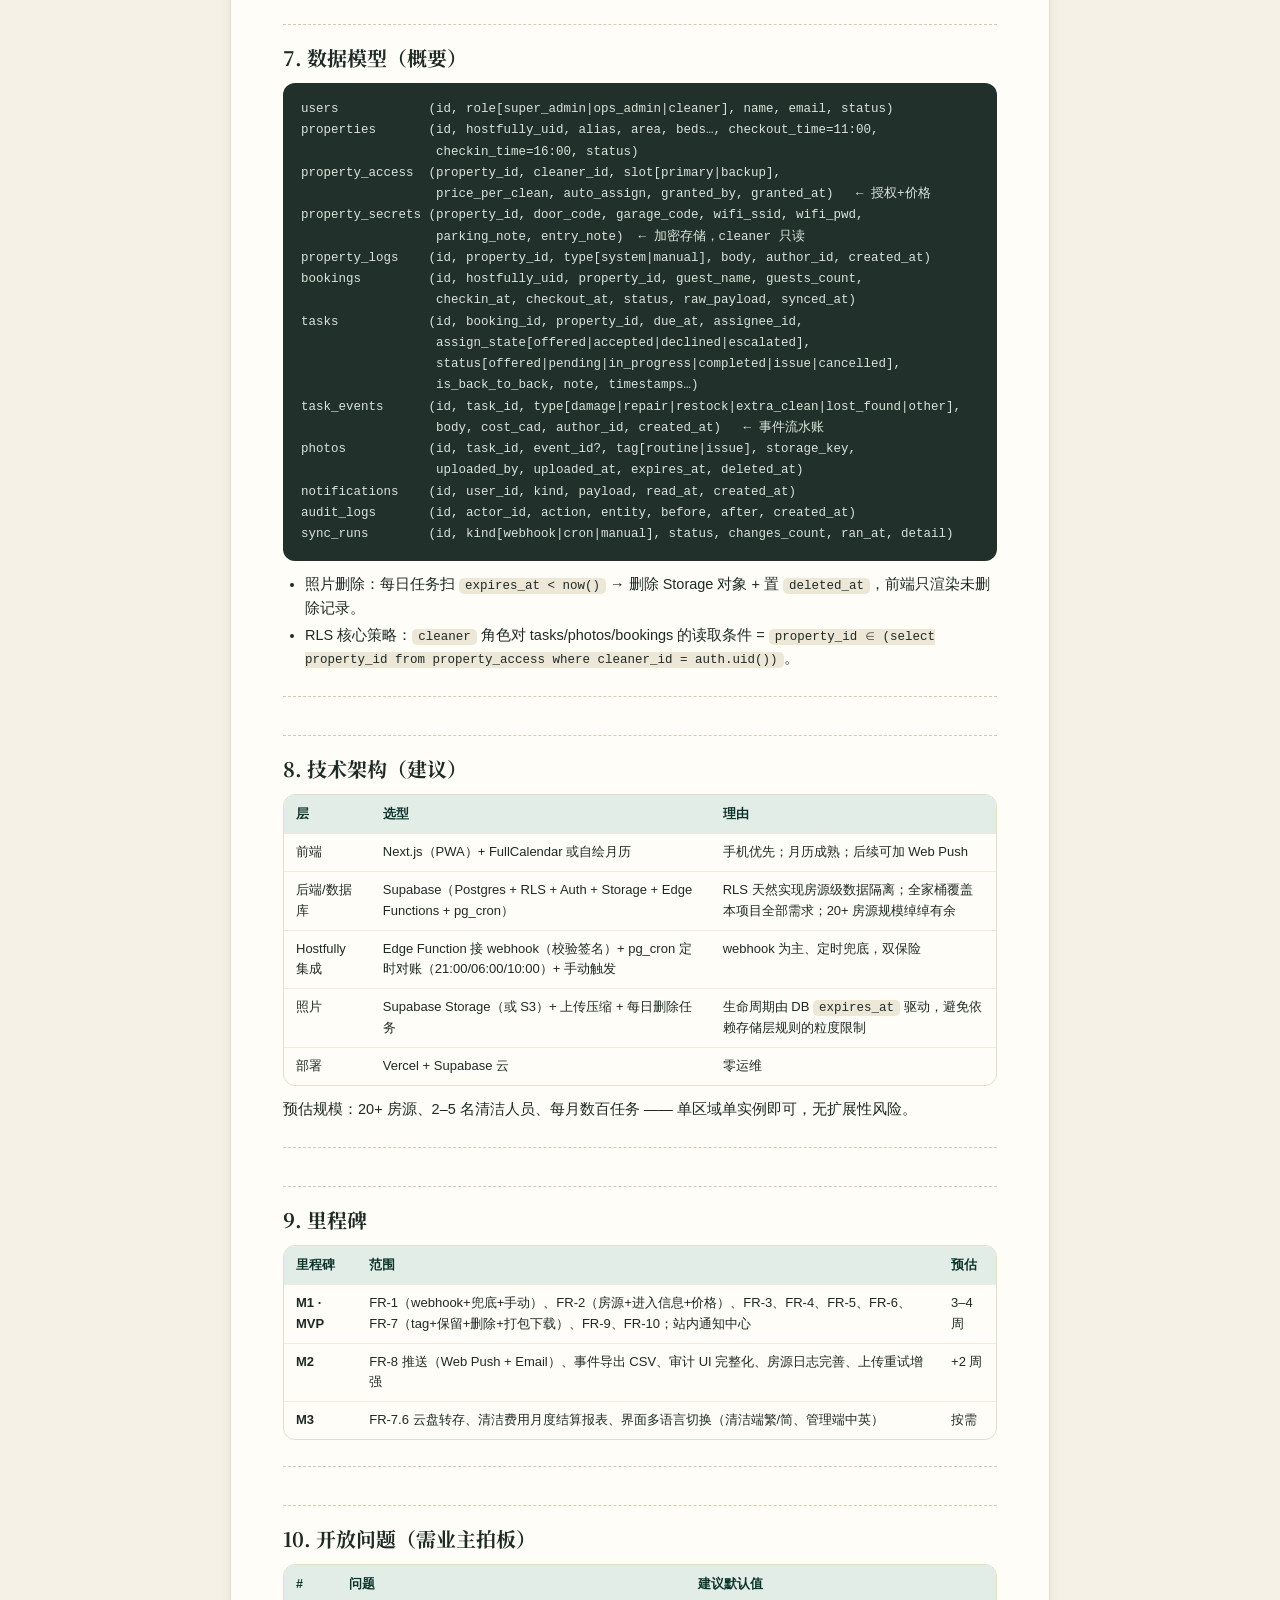
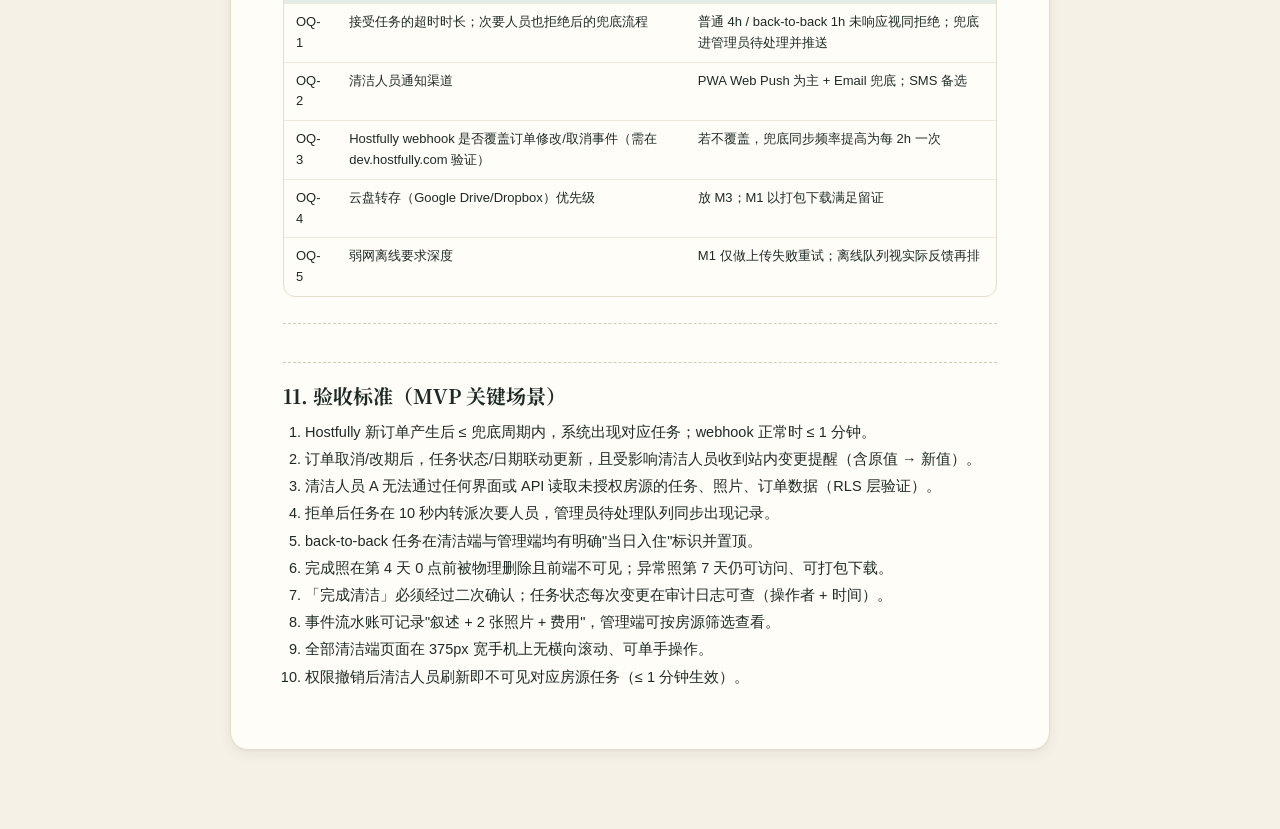
<file: prd.html>
<!DOCTYPE html>
<html lang="zh-CN">
<head>
<meta charset="UTF-8">
<meta name="viewport" content="width=device-width, initial-scale=1">
<title>CleanTurn · 产品需求文档（PRD）</title>
<link rel="preconnect" href="https://fonts.googleapis.com">
<link rel="preconnect" href="https://fonts.gstatic.com" crossorigin>
<link href="https://fonts.googleapis.com/css2?family=Noto+Serif+SC:wght@600;700;900&display=swap" rel="stylesheet">
<link rel="stylesheet" href="assets/styles.css">
<style>
  .prd-wrap { position: relative; z-index: 1; max-width: 860px; margin: 0 auto; padding: 30px 20px 80px; }
  .prd-top { display: flex; align-items: center; justify-content: space-between; gap: 12px; margin-bottom: 22px; flex-wrap: wrap; }
  .prd-top .brand { display: flex; align-items: center; gap: 10px; }
  .prd-top .logo { width: 34px; height: 34px; border-radius: 10px; background: var(--spruce); color: #F3EFE2; display: flex; align-items: center; justify-content: center; font-family: var(--font-display); font-weight: 900; font-size: 17px; }
  .prd-top b { font-family: var(--font-display); font-size: 16px; }
  .prd-doc { background: var(--card); border: 1px solid var(--line); border-radius: 18px; box-shadow: var(--shadow-1); padding: clamp(22px, 5vw, 52px); }

  .md h1 { font-size: clamp(23px, 4vw, 30px); margin: 8px 0 18px; font-weight: 900; }
  .md h2 { font-size: 20px; margin: 38px 0 12px; padding-top: 20px; border-top: 1px dashed var(--line-strong); }
  .md h2:first-of-type { border-top: none; padding-top: 0; }
  .md h3 { font-size: 16px; margin: 22px 0 8px; }
  .md p { margin: 8px 0; font-size: 14.5px; }
  .md ul, .md ol { margin: 8px 0 8px 22px; font-size: 14.5px; }
  .md li { margin: 4px 0; }
  .md blockquote { border-left: 3px solid var(--amber); background: var(--amber-soft); padding: 10px 14px; border-radius: 0 10px 10px 0; margin: 12px 0; font-size: 13.5px; color: #6B4E12; }
  .md blockquote p { margin: 0; font-size: 13.5px; }
  .md code { background: var(--bg-deep); border-radius: 5px; padding: 1px 6px; font-size: 12.5px; font-family: ui-monospace, "Cascadia Code", Consolas, monospace; }
  .md pre { background: #21302A; color: #D8E4DC; border-radius: 12px; padding: 16px 18px; overflow-x: auto; margin: 12px 0; font-size: 12.5px; line-height: 1.7; }
  .md pre code { background: none; color: inherit; padding: 0; font-size: 12.5px; }
  .md .tbl-scroll { overflow-x: auto; margin: 12px 0; border: 1px solid var(--line); border-radius: 12px; }
  .md table { width: 100%; border-collapse: collapse; font-size: 13px; min-width: 520px; }
  .md th { background: var(--spruce-soft); color: var(--spruce-deep); text-align: left; padding: 9px 12px; font-size: 12.5px; white-space: nowrap; }
  .md td { padding: 8px 12px; border-top: 1px solid #EFEADB; vertical-align: top; }
  .md hr { border: none; border-top: 1px dashed var(--line-strong); margin: 26px 0; }
  .md strong { font-weight: 700; }
  .loading { text-align: center; color: var(--ink-3); padding: 60px 0; }
</style>
</head>
<body>
<div class="prd-wrap">
  <div class="prd-top">
    <a class="brand" href="index.html"><span class="logo">扫</span><b>CleanTurn · PRD</b></a>
    <div style="display:flex;gap:8px">
      <a class="btn btn-ghost btn-sm" href="cleaner.html">清洁端原型</a>
      <a class="btn btn-ghost btn-sm" href="admin.html">管理端原型</a>
      <a class="btn btn-primary btn-sm" href="PRD.md" download>下载 Markdown</a>
    </div>
  </div>
  <div class="prd-doc"><div class="md" id="md"><div class="loading">正在加载 PRD…</div></div></div>
</div>
<script>
/* 轻量 Markdown 渲染（标题/列表/表格/代码块/引用/加粗/行内代码/链接） */
(function () {
  const esc = s => s.replace(/[&<>"]/g, c => ({ "&": "&amp;", "<": "&lt;", ">": "&gt;", '"': "&quot;" }[c]));
  const inline = s => esc(s)
    .replace(/`([^`]+)`/g, "<code>$1</code>")
    .replace(/\*\*([^*]+)\*\*/g, "<strong>$1</strong>")
    .replace(/\[([^\]]+)\]\((https?:[^)]+)\)/g, '<a href="$2" target="_blank" rel="noopener">$1</a>')
    .replace(/(^|[\s（(])((?:https?:\/\/)[^\s）)，,<]+)/g, '$1<a href="$2" target="_blank" rel="noopener">$2</a>');

  function renderMD(src) {
    const lines = src.replace(/\r\n/g, "\n").split("\n");
    let html = "", i = 0, listStack = null;
    const closeList = () => { if (listStack) { html += `</${listStack}>`; listStack = null; } };
    while (i < lines.length) {
      const L = lines[i];
      if (/^```/.test(L)) {
        closeList();
        let buf = []; i++;
        while (i < lines.length && !/^```/.test(lines[i])) buf.push(lines[i++]);
        i++;
        html += `<pre><code>${esc(buf.join("\n"))}</code></pre>`;
        continue;
      }
      if (/^\|/.test(L)) {
        closeList();
        const rows = [];
        while (i < lines.length && /^\|/.test(lines[i])) rows.push(lines[i++]);
        const cells = r => r.replace(/^\||\|$/g, "").split("|").map(c => inline(c.trim()));
        const head = cells(rows[0]);
        const body = rows.slice(rows[1] && /^[\s|:-]+$/.test(rows[1]) ? 2 : 1).map(cells);
        html += `<div class="tbl-scroll"><table><thead><tr>${head.map(c => `<th>${c}</th>`).join("")}</tr></thead><tbody>${
          body.map(r => `<tr>${r.map(c => `<td>${c}</td>`).join("")}</tr>`).join("")}</tbody></table></div>`;
        continue;
      }
      let m;
      if ((m = L.match(/^(#{1,4})\s+(.*)/))) { closeList(); html += `<h${m[1].length}>${inline(m[2])}</h${m[1].length}>`; }
      else if (/^---\s*$/.test(L)) { closeList(); html += "<hr>"; }
      else if ((m = L.match(/^>\s?(.*)/))) { closeList(); html += `<blockquote><p>${inline(m[1])}</p></blockquote>`; }
      else if ((m = L.match(/^[-*]\s+(.*)/))) {
        if (listStack !== "ul") { closeList(); html += "<ul>"; listStack = "ul"; }
        html += `<li>${inline(m[1])}</li>`;
      }
      else if ((m = L.match(/^\d+\.\s+(.*)/))) {
        if (listStack !== "ol") { closeList(); html += "<ol>"; listStack = "ol"; }
        html += `<li>${inline(m[1])}</li>`;
      }
      else if (L.trim() === "") { closeList(); }
      else { closeList(); html += `<p>${inline(L)}</p>`; }
      i++;
    }
    closeList();
    return html;
  }

  fetch("PRD.md")
    .then(r => { if (!r.ok) throw new Error(r.status); return r.text(); })
    .then(t => { document.getElementById("md").innerHTML = renderMD(t); })
    .catch(() => {
      document.getElementById("md").innerHTML =
        '<div class="loading">无法在线加载（需通过 http 访问）。请直接查看仓库中的 <code>PRD.md</code>。</div>';
    });
})();
</script>
</body>
</html>
</file>
<file: assets/styles.css>
/* CleanTurn 原型 · 共享设计系统
   方向：亚麻米白 × 云杉深绿 × 琥珀晨光 —— 精品民宿的后台质感 */

:root {
  --bg: #F5F1E6;
  --bg-deep: #EDE7D7;
  --card: #FFFDF7;
  --card-solid: #FFFFFF;
  --ink: #1E2A26;
  --ink-2: #56635D;
  --ink-3: #939C96;
  --line: #E4DECC;
  --line-strong: #D3CCB6;

  --spruce: #16473B;
  --spruce-deep: #0C332A;
  --spruce-soft: #E2EDE7;
  --spruce-mid: #2E6B5B;

  --amber: #E8A13C;
  --amber-soft: #FAF0DB;
  --clay: #C96F4A;
  --clay-soft: #F7E7DE;

  /* 状态色（固定，含图标+文字，不单靠颜色） */
  --st-good: #0CA30C;
  --st-good-bg: #E6F4E6;
  --st-warn: #B97C00;
  --st-warn-bg: #FBEFD3;
  --st-serious: #C05A32;
  --st-serious-bg: #F9E5DB;
  --st-critical: #C22F2F;
  --st-critical-bg: #F9E0E0;
  --st-info: #1C5CAB;
  --st-info-bg: #E2ECF8;
  --st-neutral: #6A756F;
  --st-neutral-bg: #ECEAE0;

  --radius: 14px;
  --radius-sm: 10px;
  --shadow-1: 0 1px 2px rgba(30, 42, 38, .05), 0 4px 14px rgba(30, 42, 38, .06);
  --shadow-2: 0 2px 6px rgba(30, 42, 38, .08), 0 14px 34px rgba(30, 42, 38, .12);
  --font-display: "Noto Serif SC", "Songti SC", "SimSun", serif;
  --font-body: -apple-system, BlinkMacSystemFont, "PingFang SC", "Hiragino Sans GB",
    "Microsoft YaHei", "Segoe UI", sans-serif;
}

* { box-sizing: border-box; margin: 0; padding: 0; }
html { -webkit-text-size-adjust: 100%; }
body {
  font-family: var(--font-body);
  background: var(--bg);
  color: var(--ink);
  line-height: 1.6;
  font-size: 15px;
  -webkit-font-smoothing: antialiased;
}
/* 亚麻纸纹理 */
body::before {
  content: "";
  position: fixed; inset: 0; pointer-events: none; z-index: 0;
  background-image: url("data:image/svg+xml,%3Csvg xmlns='http://www.w3.org/2000/svg' width='140' height='140' viewBox='0 0 140 140'%3E%3Cfilter id='n'%3E%3CfeTurbulence type='fractalNoise' baseFrequency='0.9' numOctaves='2'/%3E%3C/filter%3E%3Crect width='140' height='140' filter='url(%23n)' opacity='0.05'/%3E%3C/svg%3E");
  opacity: .5;
}
img { max-width: 100%; display: block; }
a { color: var(--spruce-mid); text-decoration: none; }
button { font-family: inherit; cursor: pointer; border: none; background: none; color: inherit; }
input, select, textarea { font-family: inherit; font-size: 14px; color: var(--ink); }

h1, h2, h3, .display { font-family: var(--font-display); font-weight: 700; line-height: 1.3; }

.mono-num { font-variant-numeric: tabular-nums; }

/* ---------- 通用组件 ---------- */
.card {
  background: var(--card);
  border: 1px solid var(--line);
  border-radius: var(--radius);
  box-shadow: var(--shadow-1);
}
.card-pad { padding: 18px 20px; }

.btn {
  display: inline-flex; align-items: center; justify-content: center; gap: 8px;
  border-radius: var(--radius-sm);
  padding: 10px 18px;
  font-size: 14px; font-weight: 600;
  border: 1px solid transparent;
  transition: transform .12s ease, box-shadow .12s ease, background .12s ease;
  white-space: nowrap;
}
.btn:active { transform: translateY(1px) scale(.99); }
.btn-primary { background: var(--spruce); color: #F3EFE2; box-shadow: 0 6px 16px rgba(22, 71, 59, .25); }
.btn-primary:hover { background: var(--spruce-deep); }
.btn-ghost { background: transparent; border-color: var(--line-strong); color: var(--ink-2); }
.btn-ghost:hover { background: var(--bg-deep); color: var(--ink); }
.btn-amber { background: var(--amber); color: #3A2A0A; }
.btn-danger-ghost { background: transparent; border-color: #E7C3C3; color: var(--st-critical); }
.btn-danger-ghost:hover { background: var(--st-critical-bg); }
.btn-sm { padding: 6px 12px; font-size: 13px; border-radius: 8px; }
.btn-block { width: 100%; }
.btn-xl {
  width: 100%; padding: 18px; font-size: 18px; font-weight: 700;
  border-radius: 16px; letter-spacing: .04em;
}
.btn[disabled] { opacity: .45; cursor: not-allowed; }

.icon { width: 18px; height: 18px; flex: none; }
.icon-sm { width: 15px; height: 15px; }

/* 状态徽章：图标 + 文字，不单靠颜色 */
.chip {
  display: inline-flex; align-items: center; gap: 5px;
  font-size: 12px; font-weight: 600;
  padding: 3px 10px 3px 8px; border-radius: 999px;
  line-height: 1.5; white-space: nowrap;
}
.chip .dot { width: 7px; height: 7px; border-radius: 50%; background: currentColor; flex: none; }
.chip-offered   { background: var(--st-warn-bg);     color: var(--st-warn); }
.chip-pending   { background: var(--st-neutral-bg);  color: var(--st-neutral); }
.chip-progress  { background: var(--st-info-bg);     color: var(--st-info); }
.chip-completed { background: var(--st-good-bg);     color: #0A7A0A; }
.chip-issue     { background: var(--st-serious-bg);  color: var(--st-serious); }
.chip-cancelled { background: var(--st-neutral-bg);  color: var(--st-neutral); text-decoration: line-through; }
.chip-critical  { background: var(--st-critical-bg); color: var(--st-critical); }

.badge-b2b {
  display: inline-flex; align-items: center; gap: 4px;
  background: var(--clay-soft); color: #A34E28;
  border: 1px dashed #D9A184;
  font-size: 11px; font-weight: 700; letter-spacing: .02em;
  padding: 2px 8px; border-radius: 7px;
}

.tag {
  display: inline-block; font-size: 11px; font-weight: 600;
  padding: 2px 8px; border-radius: 6px;
  background: var(--bg-deep); color: var(--ink-2);
}

/* KPI 磁贴（label + 数值 + 说明） */
.kpi {
  background: var(--card);
  border: 1px solid var(--line);
  border-radius: var(--radius);
  padding: 14px 18px 12px;
  box-shadow: var(--shadow-1);
  position: relative;
  overflow: hidden;
}
.kpi::after {
  content: ""; position: absolute; left: 18px; right: 18px; top: 0;
  height: 3px; border-radius: 0 0 3px 3px; background: var(--kpi-accent, var(--spruce));
  opacity: .85;
}
.kpi .kpi-label { font-size: 12.5px; color: var(--ink-2); font-weight: 500; }
.kpi .kpi-value { font-size: 34px; font-weight: 650; line-height: 1.2; margin-top: 2px; }
.kpi .kpi-sub { font-size: 12px; color: var(--ink-3); margin-top: 2px; display: flex; align-items: center; gap: 5px; }

/* 表格 */
.table { width: 100%; border-collapse: collapse; font-size: 13.5px; }
.table th {
  text-align: left; font-size: 12px; font-weight: 600; color: var(--ink-3);
  padding: 8px 12px; border-bottom: 1px solid var(--line);
  letter-spacing: .03em; white-space: nowrap;
}
.table td { padding: 11px 12px; border-bottom: 1px solid #EFEADB; vertical-align: middle; }
.table tr:last-child td { border-bottom: none; }
.table tbody tr { transition: background .12s; }
.table tbody tr:hover { background: rgba(22, 71, 59, .035); }
.table .num { font-variant-numeric: tabular-nums; }

/* 头像 */
.avatar {
  width: 34px; height: 34px; border-radius: 50%;
  display: inline-flex; align-items: center; justify-content: center;
  font-size: 13px; font-weight: 700; color: #F5F1E6; flex: none;
  font-family: var(--font-display);
}
.avatar-a { background: #3D6B5C; }
.avatar-g { background: #A9713F; }
.avatar-sm { width: 26px; height: 26px; font-size: 11px; }

/* 弹层 */
.modal-mask {
  position: fixed; inset: 0; z-index: 90;
  background: rgba(20, 30, 26, .45);
  display: flex; align-items: center; justify-content: center;
  padding: 24px;
  animation: fadeIn .18s ease;
  backdrop-filter: blur(2px);
}
.modal {
  background: var(--card-solid);
  border-radius: 18px;
  max-width: 400px; width: 100%;
  padding: 26px 24px 22px;
  box-shadow: var(--shadow-2);
  animation: popIn .22s cubic-bezier(.2, .9, .3, 1.2);
}
.modal h3 { font-size: 18px; margin-bottom: 8px; }
.modal p { font-size: 14px; color: var(--ink-2); }
.modal .modal-actions { display: flex; gap: 10px; margin-top: 20px; }
.modal .modal-actions .btn { flex: 1; }

.toast-wrap {
  position: fixed; left: 50%; bottom: 34px; transform: translateX(-50%);
  z-index: 120; display: flex; flex-direction: column; gap: 8px; align-items: center;
  pointer-events: none; width: max-content; max-width: 92vw;
}
.toast {
  background: var(--spruce-deep); color: #EDE9DC;
  font-size: 13.5px; font-weight: 500;
  padding: 10px 18px; border-radius: 999px;
  box-shadow: var(--shadow-2);
  display: flex; align-items: center; gap: 8px;
  animation: toastUp .28s cubic-bezier(.2, .9, .3, 1.15);
}
.toast .icon { width: 16px; height: 16px; }

/* 表单 */
.field { margin-bottom: 14px; }
.field label { display: block; font-size: 12.5px; font-weight: 600; color: var(--ink-2); margin-bottom: 5px; }
.field input, .field select, .field textarea {
  width: 100%; border: 1px solid var(--line-strong); border-radius: var(--radius-sm);
  padding: 9px 12px; background: var(--card-solid); outline: none;
  transition: border-color .12s, box-shadow .12s;
}
.field textarea { resize: vertical; min-height: 72px; }
.field input:focus, .field select:focus, .field textarea:focus {
  border-color: var(--spruce-mid);
  box-shadow: 0 0 0 3px rgba(46, 107, 91, .14);
}

/* 时间线 */
.timeline { list-style: none; }
.timeline li { position: relative; padding: 0 0 16px 22px; }
.timeline li::before {
  content: ""; position: absolute; left: 5px; top: 7px;
  width: 7px; height: 7px; border-radius: 50%;
  background: var(--spruce-mid);
}
.timeline li::after {
  content: ""; position: absolute; left: 8px; top: 18px; bottom: -2px;
  width: 1px; background: var(--line-strong);
}
.timeline li:last-child::after { display: none; }
.timeline .tl-time { font-size: 11.5px; color: var(--ink-3); }
.timeline .tl-body { font-size: 13.5px; }

/* 照片占位块 */
.photo {
  aspect-ratio: 4/3; border-radius: 10px; overflow: hidden; position: relative;
  background: linear-gradient(135deg, #DCE7DF, #C7D6CB 55%, #B4C8BB);
  border: 1px solid var(--line);
}
.photo.issue { background: linear-gradient(135deg, #F0DCD0, #E3C0AC 55%, #D8AC93); }
.photo .ph-label {
  position: absolute; left: 7px; bottom: 6px;
  font-size: 10.5px; font-weight: 600; color: rgba(30, 42, 38, .75);
  background: rgba(255, 253, 247, .82); border-radius: 5px; padding: 1px 6px;
}
.photo .ph-count {
  position: absolute; right: 7px; top: 6px;
  font-size: 10px; font-weight: 700; color: #fff;
  background: rgba(30, 42, 38, .55); border-radius: 5px; padding: 1px 6px;
}
.photo img { width: 100%; height: 100%; object-fit: cover; }

/* 空状态 */
.empty {
  text-align: center; color: var(--ink-3); font-size: 13.5px;
  padding: 34px 10px;
}
.empty .display { font-size: 15px; color: var(--ink-2); margin-bottom: 4px; }

/* 动画 */
@keyframes fadeIn { from { opacity: 0; } to { opacity: 1; } }
@keyframes popIn { from { opacity: 0; transform: translateY(14px) scale(.96); } to { opacity: 1; transform: none; } }
@keyframes toastUp { from { opacity: 0; transform: translateY(14px); } to { opacity: 1; transform: none; } }
@keyframes riseIn { from { opacity: 0; transform: translateY(16px); } to { opacity: 1; transform: none; } }
@keyframes sheetUp { from { transform: translateY(100%); } to { transform: none; } }
@keyframes pulseRing {
  0% { box-shadow: 0 0 0 0 rgba(201, 111, 74, .35); }
  80% { box-shadow: 0 0 0 9px rgba(201, 111, 74, 0); }
  100% { box-shadow: 0 0 0 0 rgba(201, 111, 74, 0); }
}
.rise { animation: riseIn .5s cubic-bezier(.2, .8, .3, 1) both; }
.rise-1 { animation-delay: .05s; } .rise-2 { animation-delay: .12s; }
.rise-3 { animation-delay: .19s; } .rise-4 { animation-delay: .26s; }
.rise-5 { animation-delay: .33s; } .rise-6 { animation-delay: .4s; }

::-webkit-scrollbar { width: 10px; height: 10px; }
::-webkit-scrollbar-thumb { background: var(--line-strong); border-radius: 6px; border: 3px solid var(--bg); }
::-webkit-scrollbar-track { background: transparent; }
</file>
